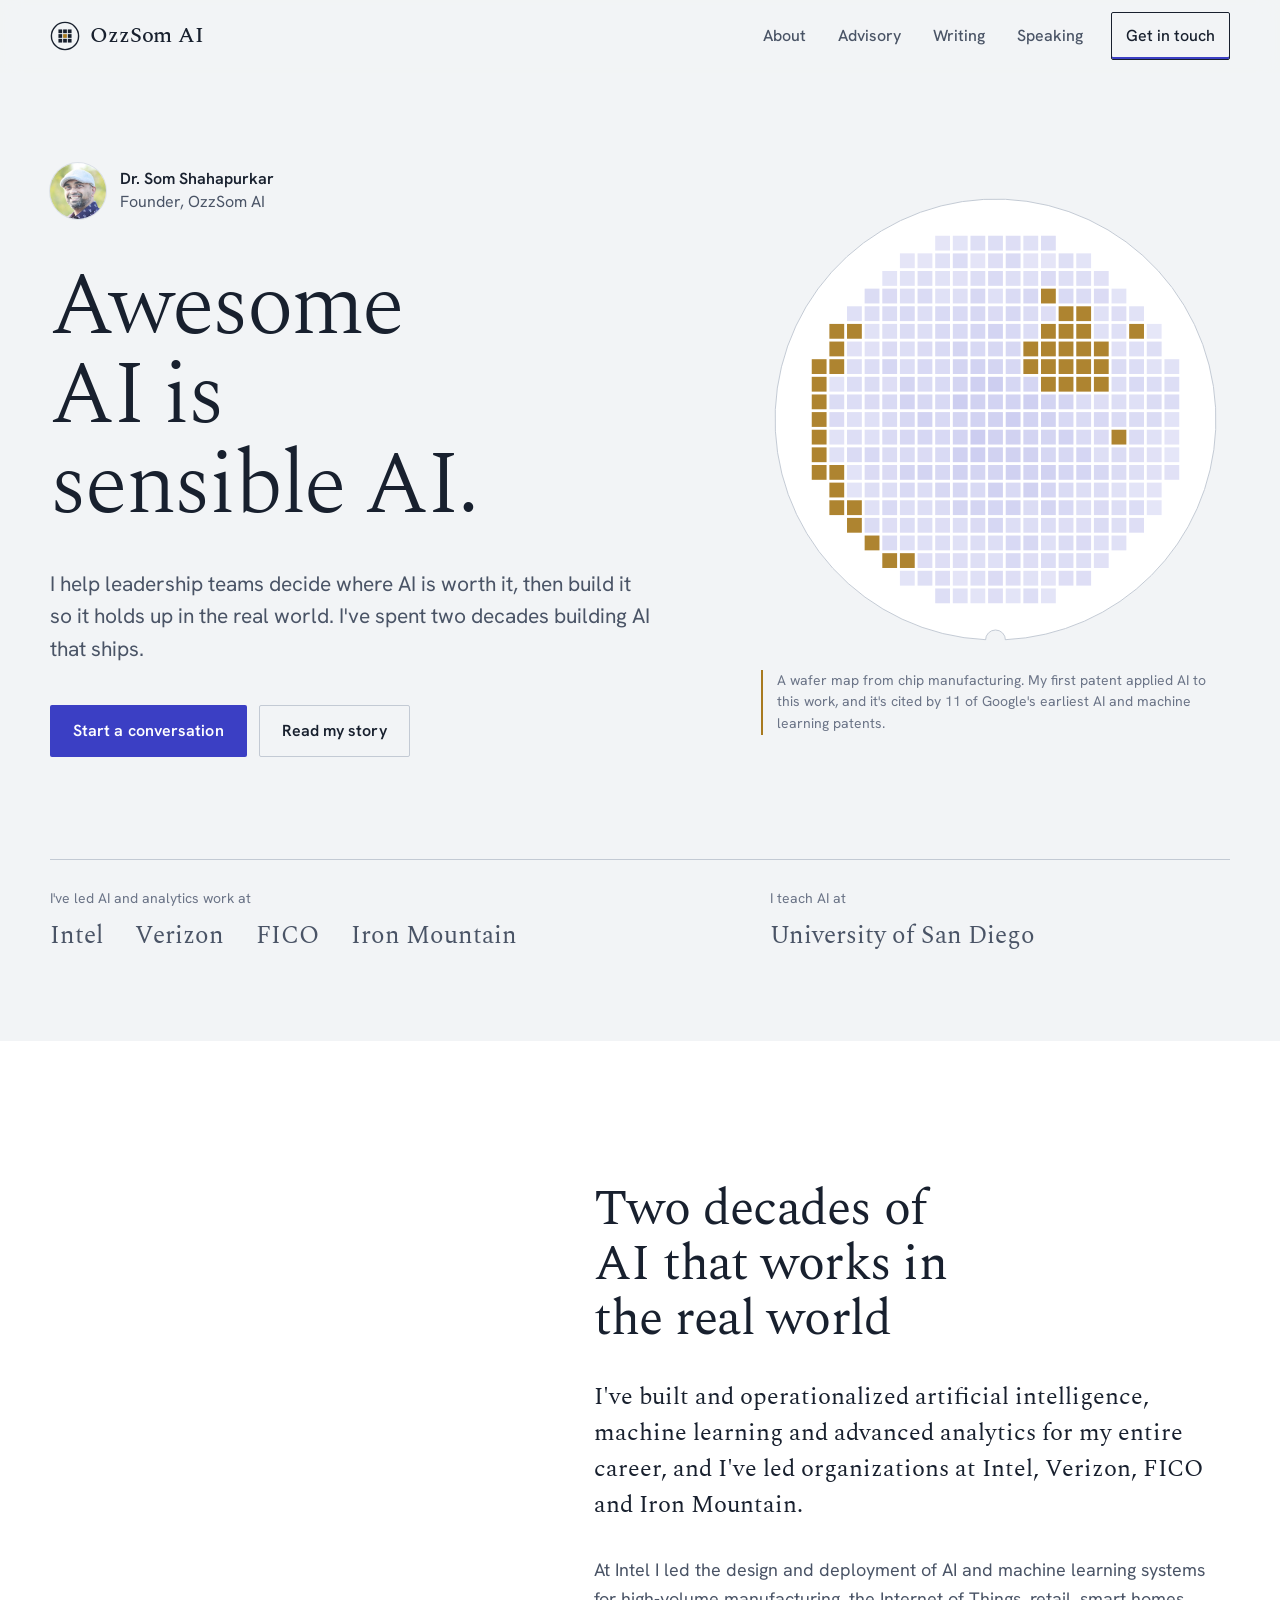
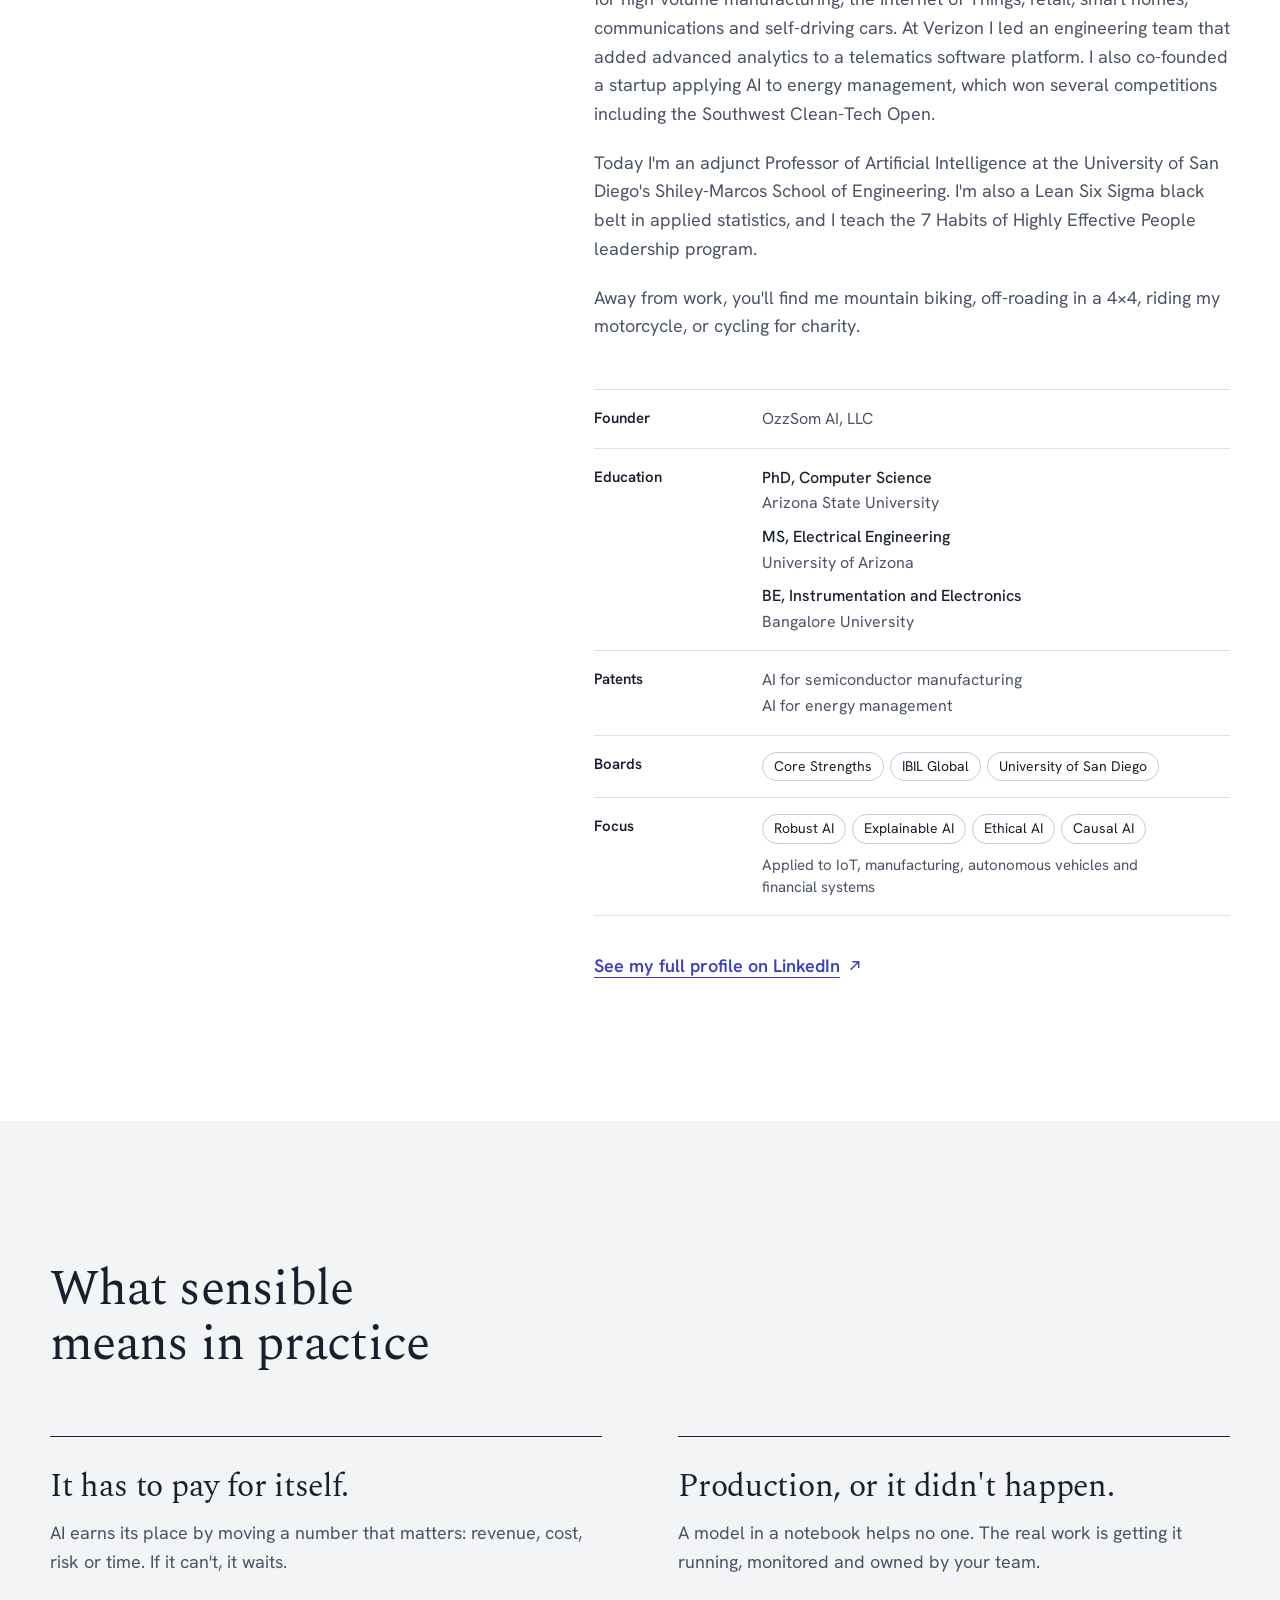
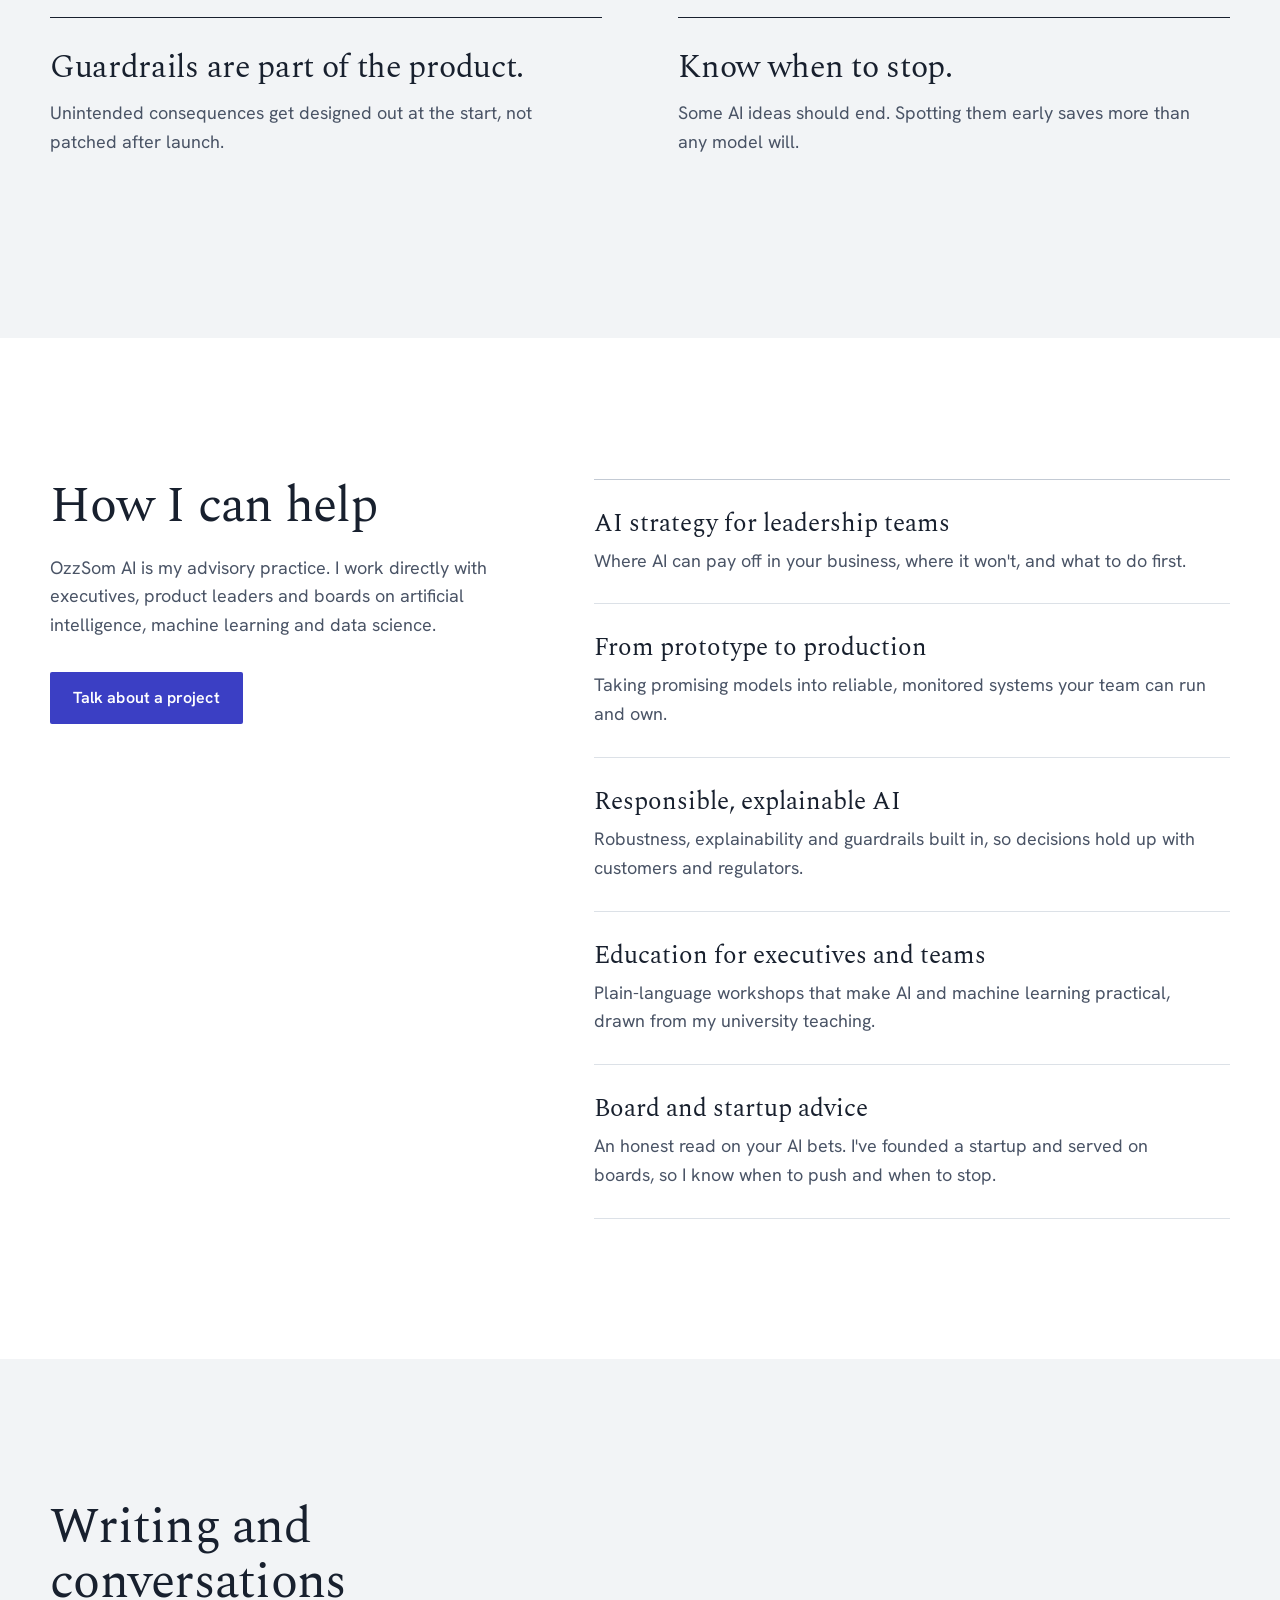
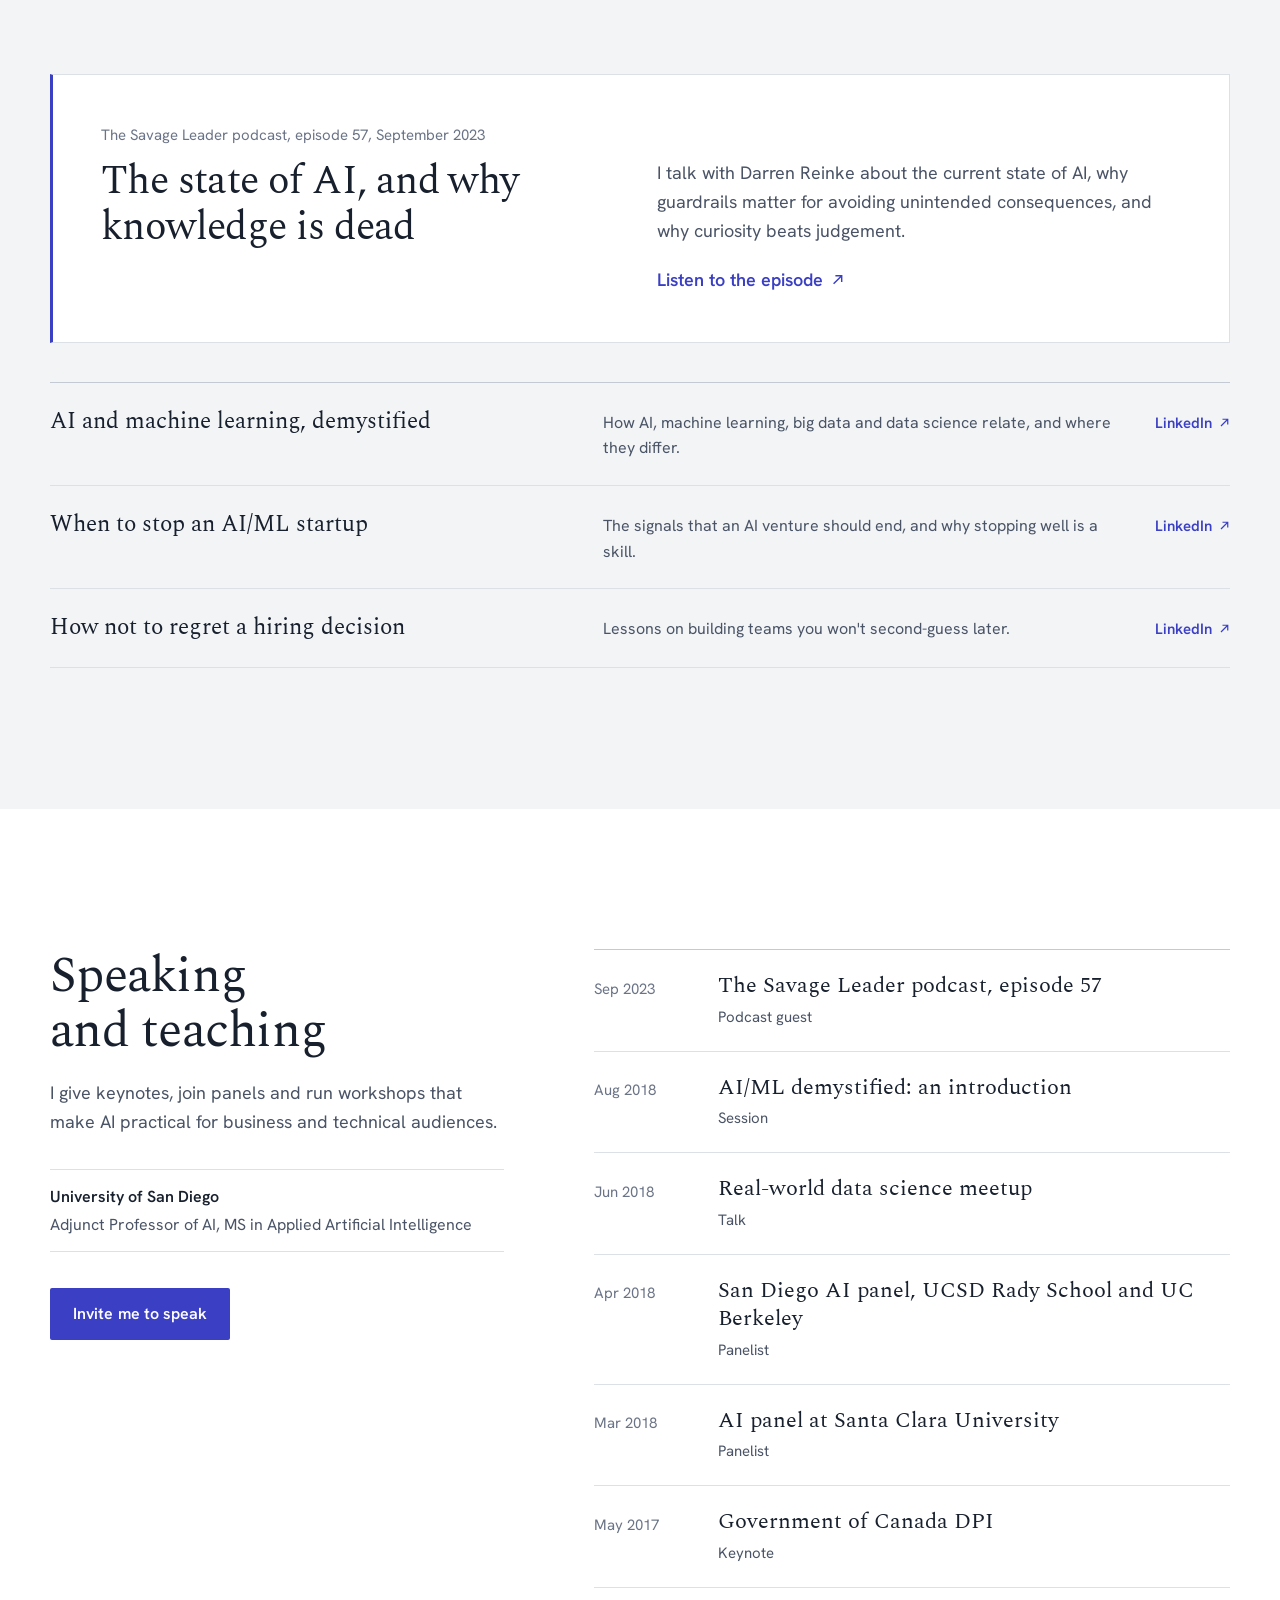
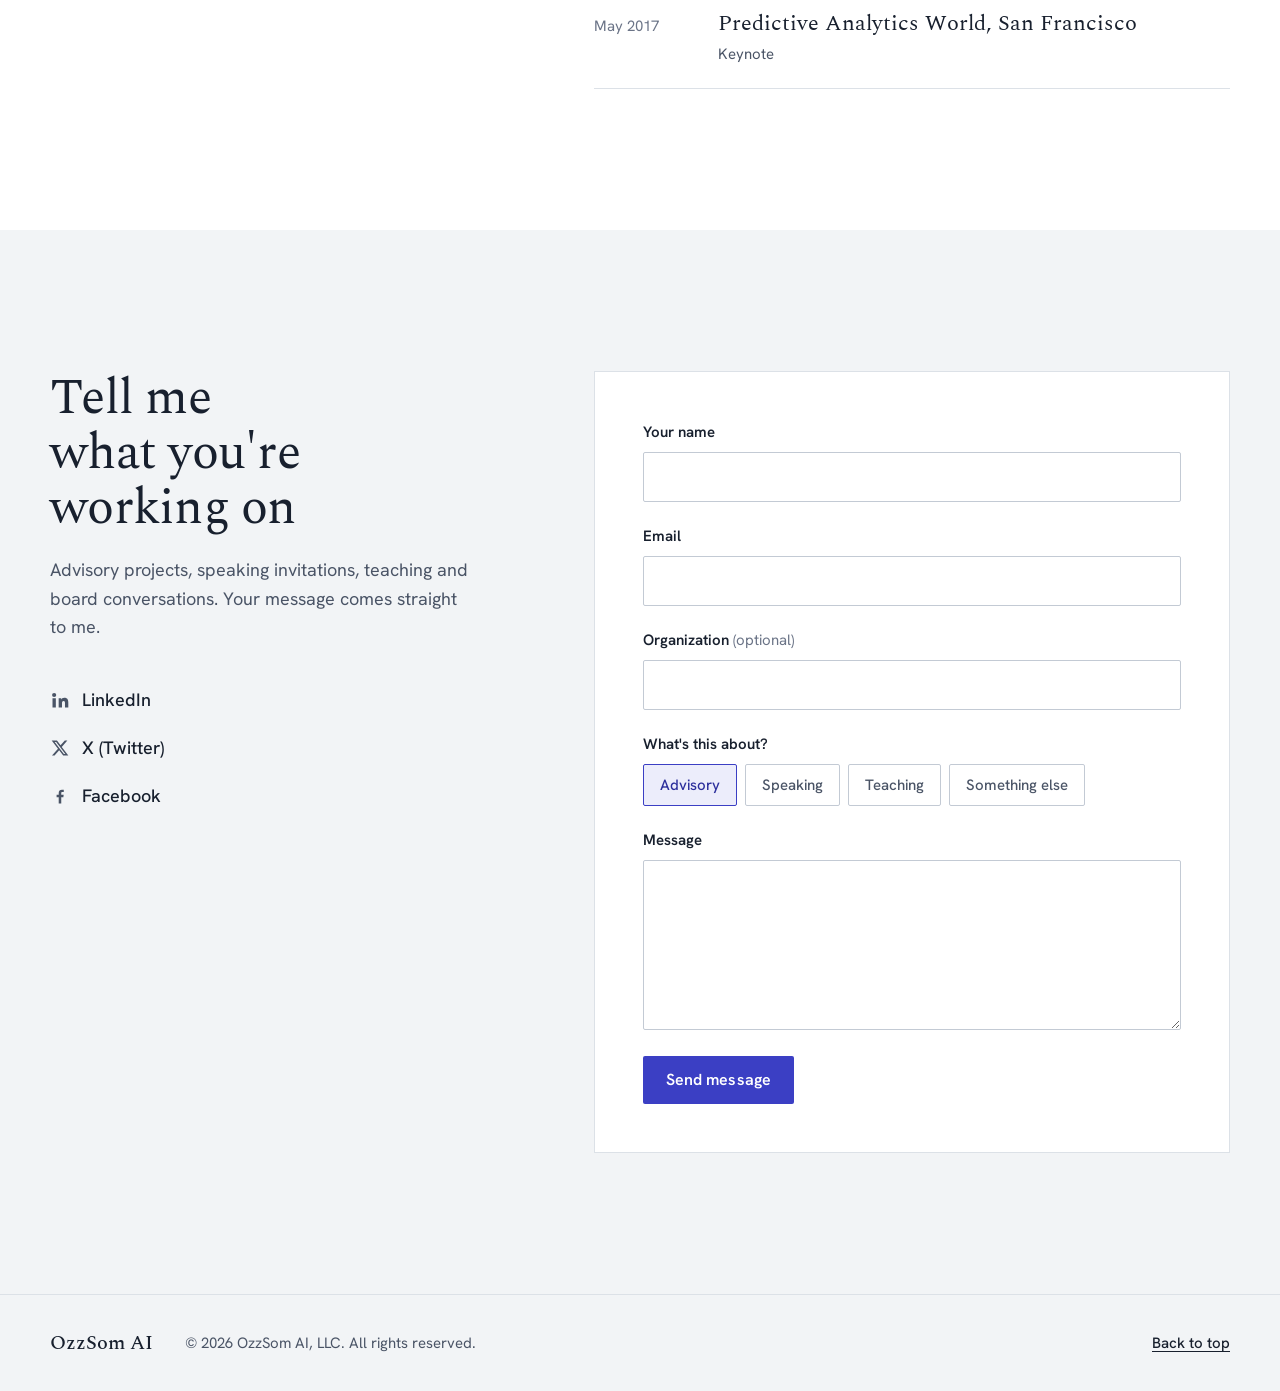
<file: index.html>
<!doctype html>
<html lang="en">
<head>
  <meta charset="utf-8">
  <meta name="viewport" content="width=device-width, initial-scale=1">
  <title>Dr. Som Shahapurkar | OzzSom AI</title>
  <meta name="description" content="Dr. Som Shahapurkar and OzzSom AI give leadership teams sensible AI, machine learning and data science advice, built on two decades of AI work at Intel, Verizon, FICO and Iron Mountain.">
  <meta name="theme-color" content="#F2F4F6">

  <!-- Site address. If you move to a custom domain, change it here, in og:url, og:image and the JSON-LD "url" below. -->
  <link rel="canonical" href="https://ninadkale98.github.io/som/">
  <meta property="og:type" content="website">
  <meta property="og:site_name" content="OzzSom AI">
  <meta property="og:title" content="Dr. Som Shahapurkar | OzzSom AI">
  <meta property="og:description" content="Awesome AI is sensible AI. AI, machine learning and data science advisory from Dr. Som Shahapurkar.">
  <meta property="og:url" content="https://ninadkale98.github.io/som/">
  <meta property="og:image" content="https://ninadkale98.github.io/som/assets/og-image.png">
  <meta property="og:image:width" content="1200">
  <meta property="og:image:height" content="630">
  <meta name="twitter:card" content="summary_large_image">
  <meta name="twitter:site" content="@SomShahapurkar">

  <script>document.documentElement.classList.add("js");</script>
  <link rel="icon" href="assets/favicon.svg" type="image/svg+xml">
  <link rel="preconnect" href="https://fonts.googleapis.com">
  <link rel="preconnect" href="https://fonts.gstatic.com" crossorigin>
  <link rel="stylesheet" href="https://fonts.googleapis.com/css2?family=Hanken+Grotesk:wght@400;500;600&family=Spectral:ital,wght@0,300;0,400;0,500;1,300&display=swap">
  <link rel="stylesheet" href="styles.css">

  <script type="application/ld+json">
  {
    "@context": "https://schema.org",
    "@type": "Person",
    "name": "Som Shahapurkar",
    "honorificPrefix": "Dr.",
    "jobTitle": "Founder, OzzSom AI",
    "url": "https://ninadkale98.github.io/som/",
    "worksFor": { "@type": "Organization", "name": "OzzSom AI, LLC" },
    "alumniOf": [
      { "@type": "CollegeOrUniversity", "name": "Arizona State University" },
      { "@type": "CollegeOrUniversity", "name": "University of Arizona" },
      { "@type": "CollegeOrUniversity", "name": "Bangalore University" }
    ],
    "knowsAbout": ["Artificial intelligence", "Machine learning", "Data science", "Explainable AI", "Responsible AI"],
    "sameAs": [
      "https://www.linkedin.com/in/shahapurkar/",
      "https://twitter.com/SomShahapurkar",
      "https://www.facebook.com/analyticsengineering"
    ]
  }
  </script>
</head>
<body>
  <a class="skip-link" href="#main">Skip to content</a>

  <header class="site-header" id="site-header">
    <div class="wrap header-inner">
      <a class="brand" href="#top" aria-label="OzzSom AI home">
        <svg class="brand-mark" viewBox="0 0 32 32" aria-hidden="true">
          <circle cx="16" cy="16" r="14.5" fill="none" stroke="currentColor" stroke-width="1.5"/>
          <g fill="currentColor">
            <rect x="9" y="9" width="4" height="4"/><rect x="14" y="9" width="4" height="4"/><rect x="19" y="9" width="4" height="4"/>
            <rect x="9" y="14" width="4" height="4"/><rect x="14" y="14" width="4" height="4" class="mark-hot"/><rect x="19" y="14" width="4" height="4"/>
            <rect x="9" y="19" width="4" height="4"/><rect x="14" y="19" width="4" height="4"/><rect x="19" y="19" width="4" height="4"/>
          </g>
        </svg>
        <span class="brand-name">OzzSom AI</span>
      </a>

      <nav class="site-nav" aria-label="Main">
        <button class="nav-toggle" type="button" aria-expanded="false" aria-controls="nav-menu">
          <span class="nav-toggle-bars" aria-hidden="true"></span>
          <span class="nav-toggle-label">Menu</span>
        </button>
        <ul class="nav-menu" id="nav-menu">
          <li><a href="#about">About</a></li>
          <li><a href="#advisory">Advisory</a></li>
          <li><a href="#writing">Writing</a></li>
          <li><a href="#speaking">Speaking</a></li>
          <li><a class="nav-cta" href="#contact">Get in touch</a></li>
        </ul>
      </nav>
    </div>
  </header>

  <main id="main">

    <!-- Hero -->
    <section class="hero" id="top" aria-labelledby="hero-title">
      <div class="wrap hero-grid">
        <div class="hero-copy">
          <div class="byline">
            <span class="avatar" aria-hidden="true">
              <span class="avatar-fallback">SS</span>
              <img src="assets/som.jpg" alt="" width="56" height="56" onerror="this.remove()">
            </span>
            <p><strong>Dr. Som Shahapurkar</strong><span>Founder, OzzSom AI</span></p>
          </div>

          <h1 id="hero-title">Awesome AI is sensible&nbsp;AI.</h1>

          <p class="lede">I help leadership teams decide where AI is worth it, then build it so it holds up in the real world. I've spent two decades building AI that ships.</p>

          <div class="actions">
            <a class="btn btn-primary" href="#contact"><span class="label-long">Start a conversation</span><span class="label-short">Let's talk</span></a>
            <a class="btn btn-quiet" href="#about">Read my story</a>
          </div>
        </div>

        <figure class="wafer-figure">
          <canvas id="wafer" class="wafer-canvas" role="img" aria-label="Animated semiconductor wafer map: a circle of tiny chips settles from random noise into a clear pattern, with a cluster of flagged chips highlighted."></canvas>
          <figcaption>A wafer map from chip manufacturing. My first patent applied AI to this work, and it's cited by 11 of Google's earliest AI and machine learning patents.</figcaption>
        </figure>
      </div>

      <div class="wrap proof">
        <div class="proof-row">
          <p class="proof-label">I've led AI and analytics work at</p>
          <ul class="proof-list">
            <li>Intel</li>
            <li>Verizon</li>
            <li>FICO</li>
            <li>Iron Mountain</li>
          </ul>
        </div>
        <div class="proof-row">
          <p class="proof-label">I teach AI at</p>
          <ul class="proof-list">
            <li>University of San Diego</li>
          </ul>
        </div>
      </div>
    </section>

    <!-- About -->
    <section class="section section-white" id="about" aria-labelledby="about-title">
      <div class="wrap about-grid">
        <h2 id="about-title" class="about-title">Two decades of AI that works in the real world</h2>

        <div class="portrait">
          <div class="portrait-frame">
            <span class="portrait-fallback" aria-hidden="true">SS</span>
            <img src="assets/som.jpg" alt="Portrait of Dr. Som Shahapurkar" width="338" height="338" loading="lazy" onerror="this.remove()">
          </div>
        </div>

        <div class="about-copy">
          <p class="about-intro">I've built and operationalized artificial intelligence, machine learning and advanced analytics for my entire career, and I've led organizations at Intel, Verizon, FICO and Iron Mountain.</p>

          <div class="about-more" id="about-more">
          <p>At Intel I led the design and deployment of AI and machine learning systems for high-volume manufacturing, the Internet of Things, retail, smart homes, communications and self-driving cars. At Verizon I led an engineering team that added advanced analytics to a telematics software platform. I also co-founded a startup applying AI to energy management, which won several competitions including the Southwest Clean-Tech Open.</p>

          <p>Today I'm an adjunct Professor of Artificial Intelligence at the University of San Diego's Shiley-Marcos School of Engineering. I'm also a Lean Six Sigma black belt in applied statistics, and I teach the 7 Habits of Highly Effective People leadership program.</p>

          <p>Away from work, you'll find me mountain biking, off-roading in a 4×4, riding my motorcycle, or cycling for charity.</p>
          </div>
          <button class="more-toggle" type="button" aria-expanded="false" aria-controls="about-more" data-more="Read my full story" data-less="Show less">Read my full story</button>

          <dl class="facts">
            <div>
              <dt><svg class="fact-icon" viewBox="0 0 24 24" aria-hidden="true" fill="none" stroke="currentColor" stroke-width="1.6" stroke-linecap="round" stroke-linejoin="round"><path d="M4 21V8l8-5 8 5v13"/><path d="M2.5 21h19M9.5 21v-6h5v6"/></svg>Founder</dt>
              <dd>OzzSom AI, LLC</dd>
            </div>
            <div>
              <dt><svg class="fact-icon" viewBox="0 0 24 24" aria-hidden="true" fill="none" stroke="currentColor" stroke-width="1.6" stroke-linecap="round" stroke-linejoin="round"><path d="M2 9.5 12 5l10 4.5L12 14 2 9.5Z"/><path d="M6.5 11.6V16c0 1.4 2.5 3 5.5 3s5.5-1.6 5.5-3v-4.4M22 9.5V15"/></svg>Education</dt>
              <dd>
                <ul class="degrees">
                  <li><strong>PhD, Computer Science</strong><span>Arizona State University</span></li>
                  <li><strong>MS, Electrical Engineering</strong><span>University of Arizona</span></li>
                  <li><strong>BE, Instrumentation and Electronics</strong><span>Bangalore University</span></li>
                </ul>
              </dd>
            </div>
            <div>
              <dt><svg class="fact-icon" viewBox="0 0 24 24" aria-hidden="true" fill="none" stroke="currentColor" stroke-width="1.6" stroke-linecap="round" stroke-linejoin="round"><path d="M9 18h6M10 21h4"/><path d="M12 3a6 6 0 0 0-3.6 10.8c.6.5 1 1.2 1.1 2V16h5v-.2c.1-.8.5-1.5 1.1-2A6 6 0 0 0 12 3Z"/></svg>Patents</dt>
              <dd>
                <ul class="plain-list">
                  <li>AI for semiconductor manufacturing</li>
                  <li>AI for energy management</li>
                </ul>
              </dd>
            </div>
            <div>
              <dt><svg class="fact-icon" viewBox="0 0 24 24" aria-hidden="true" fill="none" stroke="currentColor" stroke-width="1.6" stroke-linecap="round" stroke-linejoin="round"><circle cx="9" cy="8" r="3.2"/><path d="M3 20c0-3.3 2.7-6 6-6s6 2.7 6 6"/><path d="M15.5 4.9a3.2 3.2 0 0 1 0 6.2M17.5 14.4c2.1.8 3.5 2.9 3.5 5.6"/></svg>Boards</dt>
              <dd>
                <ul class="chips">
                  <li>Core Strengths</li>
                  <li>IBIL Global</li>
                  <li>University of San Diego</li>
                </ul>
              </dd>
            </div>
            <div>
              <dt><svg class="fact-icon" viewBox="0 0 24 24" aria-hidden="true" fill="none" stroke="currentColor" stroke-width="1.6" stroke-linecap="round" stroke-linejoin="round"><circle cx="12" cy="12" r="8.5"/><circle cx="12" cy="12" r="4.5"/><circle cx="12" cy="12" r="1" fill="currentColor"/></svg>Focus</dt>
              <dd>
                <ul class="chips">
                  <li>Robust AI</li>
                  <li>Explainable AI</li>
                  <li>Ethical AI</li>
                  <li>Causal AI</li>
                </ul>
                <p class="fact-note">Applied to IoT, manufacturing, autonomous vehicles and financial systems</p>
              </dd>
            </div>
          </dl>

          <a class="text-link" href="https://www.linkedin.com/in/shahapurkar/" target="_blank" rel="noopener">See my full profile on LinkedIn<svg class="ext" viewBox="0 0 16 16" aria-hidden="true"><path d="M6 3h7v7M13 3 4 12" fill="none" stroke="currentColor" stroke-width="1.6"/></svg></a>
        </div>
      </div>
    </section>

    <!-- Principles -->
    <section class="section principles" aria-labelledby="principles-title">
      <div class="wrap">
        <h2 id="principles-title" class="section-title">What sensible means in practice</h2>
        <div class="principle-grid snap-track">
          <article class="principle">
            <svg class="principle-mark" viewBox="0 0 22 22" aria-hidden="true"><rect x="0" y="0" width="6" height="6" class="hot"/><rect x="8" y="0" width="6" height="6"/><rect x="16" y="0" width="6" height="6"/><rect x="0" y="8" width="6" height="6"/><rect x="8" y="8" width="6" height="6"/><rect x="16" y="8" width="6" height="6"/><rect x="0" y="16" width="6" height="6"/><rect x="8" y="16" width="6" height="6"/><rect x="16" y="16" width="6" height="6"/></svg>
            <h3>It has to pay for itself.</h3>
            <p>AI earns its place by moving a number that matters: revenue, cost, risk or time. If it can't, it waits.</p>
          </article>
          <article class="principle">
            <svg class="principle-mark" viewBox="0 0 22 22" aria-hidden="true"><rect x="0" y="0" width="6" height="6"/><rect x="8" y="0" width="6" height="6"/><rect x="16" y="0" width="6" height="6"/><rect x="0" y="8" width="6" height="6"/><rect x="8" y="8" width="6" height="6" class="hot"/><rect x="16" y="8" width="6" height="6"/><rect x="0" y="16" width="6" height="6"/><rect x="8" y="16" width="6" height="6"/><rect x="16" y="16" width="6" height="6"/></svg>
            <h3>Production, or it didn't happen.</h3>
            <p>A model in a notebook helps no one. The real work is getting it running, monitored and owned by your team.</p>
          </article>
          <article class="principle">
            <svg class="principle-mark" viewBox="0 0 22 22" aria-hidden="true"><rect x="0" y="0" width="6" height="6"/><rect x="8" y="0" width="6" height="6"/><rect x="16" y="0" width="6" height="6"/><rect x="0" y="8" width="6" height="6"/><rect x="8" y="8" width="6" height="6"/><rect x="16" y="8" width="6" height="6"/><rect x="0" y="16" width="6" height="6"/><rect x="8" y="16" width="6" height="6"/><rect x="16" y="16" width="6" height="6" class="hot"/></svg>
            <h3>Guardrails are part of the product.</h3>
            <p>Unintended consequences get designed out at the start, not patched after launch.</p>
          </article>
          <article class="principle">
            <svg class="principle-mark" viewBox="0 0 22 22" aria-hidden="true"><rect x="0" y="0" width="6" height="6"/><rect x="8" y="0" width="6" height="6"/><rect x="16" y="0" width="6" height="6" class="hot"/><rect x="0" y="8" width="6" height="6"/><rect x="8" y="8" width="6" height="6"/><rect x="16" y="8" width="6" height="6"/><rect x="0" y="16" width="6" height="6"/><rect x="8" y="16" width="6" height="6"/><rect x="16" y="16" width="6" height="6"/></svg>
            <h3>Know when to stop.</h3>
            <p>Some AI ideas should end. Spotting them early saves more than any model will.</p>
          </article>
        </div>
      </div>
    </section>

    <!-- Advisory -->
    <section class="section section-white" id="advisory" aria-labelledby="advisory-title">
      <div class="wrap split">
        <div class="split-intro">
          <h2 id="advisory-title">How I can help</h2>
          <p>OzzSom AI is my advisory practice. I work directly with executives, product leaders and boards on artificial intelligence, machine learning and data science.</p>
          <a class="btn btn-primary" href="#contact" data-topic="Advisory">Talk about a project</a>
        </div>

        <ul class="offer-list">
          <li class="offer is-open">
            <h3 class="offer-head"><span id="offer-1-title">AI strategy for leadership teams</span><button class="offer-toggle" type="button" aria-expanded="true" aria-controls="offer-1" aria-labelledby="offer-1-title"></button></h3>
            <p class="offer-body" id="offer-1">Where AI can pay off in your business, where it won't, and what to do first.</p>
          </li>
          <li class="offer">
            <h3 class="offer-head"><span id="offer-2-title">From prototype to production</span><button class="offer-toggle" type="button" aria-expanded="false" aria-controls="offer-2" aria-labelledby="offer-2-title"></button></h3>
            <p class="offer-body" id="offer-2">Taking promising models into reliable, monitored systems your team can run and own.</p>
          </li>
          <li class="offer">
            <h3 class="offer-head"><span id="offer-3-title">Responsible, explainable AI</span><button class="offer-toggle" type="button" aria-expanded="false" aria-controls="offer-3" aria-labelledby="offer-3-title"></button></h3>
            <p class="offer-body" id="offer-3">Robustness, explainability and guardrails built in, so decisions hold up with customers and regulators.</p>
          </li>
          <li class="offer">
            <h3 class="offer-head"><span id="offer-4-title">Education for executives and teams</span><button class="offer-toggle" type="button" aria-expanded="false" aria-controls="offer-4" aria-labelledby="offer-4-title"></button></h3>
            <p class="offer-body" id="offer-4">Plain-language workshops that make AI and machine learning practical, drawn from my university teaching.</p>
          </li>
          <li class="offer">
            <h3 class="offer-head"><span id="offer-5-title">Board and startup advice</span><button class="offer-toggle" type="button" aria-expanded="false" aria-controls="offer-5" aria-labelledby="offer-5-title"></button></h3>
            <p class="offer-body" id="offer-5">An honest read on your AI bets. I've founded a startup and served on boards, so I know when to push and when to stop.</p>
          </li>
        </ul>
      </div>
    </section>

    <!-- Writing -->
    <section class="section" id="writing" aria-labelledby="writing-title">
      <div class="wrap">
        <h2 id="writing-title" class="section-title">Writing and conversations</h2>

        <a class="feature" href="https://www.thesavageleader.com/savage-leader-podcast/som-shahapurkar" target="_blank" rel="noopener">
          <span class="feature-meta">The Savage Leader podcast, episode 57, September 2023</span>
          <span class="feature-title">The state of AI, and why knowledge is dead</span>
          <span class="feature-text">I talk with Darren Reinke about the current state of AI, why guardrails matter for avoiding unintended consequences, and why curiosity beats judgement.</span>
          <span class="feature-link">Listen to the episode<svg class="ext" viewBox="0 0 16 16" aria-hidden="true"><path d="M6 3h7v7M13 3 4 12" fill="none" stroke="currentColor" stroke-width="1.6"/></svg></span>
        </a>

        <ul class="article-list snap-track">
          <li>
            <a href="https://www.linkedin.com/pulse/ai-machine-learning-big-data-science-same-som-shahapurkar/" target="_blank" rel="noopener">
              <span class="article-title">AI and machine learning, demystified</span>
              <span class="article-text">How AI, machine learning, big data and data science relate, and where they differ.</span>
              <span class="article-source">LinkedIn<svg class="ext" viewBox="0 0 16 16" aria-hidden="true"><path d="M6 3h7v7M13 3 4 12" fill="none" stroke="currentColor" stroke-width="1.6"/></svg></span>
            </a>
          </li>
          <li>
            <a href="https://www.linkedin.com/pulse/when-stop-aiml-startup-som-shahapurkar/" target="_blank" rel="noopener">
              <span class="article-title">When to stop an AI/ML startup</span>
              <span class="article-text">The signals that an AI venture should end, and why stopping well is a skill.</span>
              <span class="article-source">LinkedIn<svg class="ext" viewBox="0 0 16 16" aria-hidden="true"><path d="M6 3h7v7M13 3 4 12" fill="none" stroke="currentColor" stroke-width="1.6"/></svg></span>
            </a>
          </li>
          <li>
            <a href="https://www.linkedin.com/pulse/20140708183255-17572801-how-not-to-regret-a-hiring-decision/" target="_blank" rel="noopener">
              <span class="article-title">How not to regret a hiring decision</span>
              <span class="article-text">Lessons on building teams you won't second-guess later.</span>
              <span class="article-source">LinkedIn<svg class="ext" viewBox="0 0 16 16" aria-hidden="true"><path d="M6 3h7v7M13 3 4 12" fill="none" stroke="currentColor" stroke-width="1.6"/></svg></span>
            </a>
          </li>
        </ul>
      </div>
    </section>

    <!-- Speaking -->
    <section class="section section-white" id="speaking" aria-labelledby="speaking-title">
      <div class="wrap split">
        <div class="split-intro">
          <h2 id="speaking-title">Speaking and teaching</h2>
          <p>I give keynotes, join panels and run workshops that make AI practical for business and technical audiences.</p>

          <dl class="teaching">
            <div>
              <dt>University of San Diego</dt>
              <dd>Adjunct Professor of AI, MS in Applied Artificial Intelligence</dd>
            </div>
          </dl>

          <a class="btn btn-primary" href="#contact" data-topic="Speaking">Invite me to speak</a>
        </div>

        <ol class="timeline" id="timeline" aria-label="Selected appearances, newest first">
          <li>
            <time datetime="2023-09-28">Sep 2023</time>
            <div>
              <a href="https://www.thesavageleader.com/savage-leader-podcast/som-shahapurkar" target="_blank" rel="noopener">The Savage Leader podcast, episode 57</a>
              <span>Podcast guest</span>
            </div>
          </li>
          <li>
            <time datetime="2018-08-04">Aug 2018</time>
            <div>
              <a href="https://www.signupgenius.com/go/30e0d4fada62aabf49-aiml" target="_blank" rel="noopener">AI/ML demystified: an introduction</a>
              <span>Session</span>
            </div>
          </li>
          <li>
            <time datetime="2018-06-12">Jun 2018</time>
            <div>
              <a href="https://www.meetup.com/Lets-GO-Data-Science/events/251487246/" target="_blank" rel="noopener">Real-world data science meetup</a>
              <span>Talk</span>
            </div>
          </li>
          <li>
            <time datetime="2018-04-25">Apr 2018</time>
            <div>
              <a href="http://www.groupsixty.com/san-diego-artificial-intelligence-panel/" target="_blank" rel="noopener">San Diego AI panel, UCSD Rady School and UC Berkeley</a>
              <span>Panelist</span>
            </div>
          </li>
          <li>
            <time datetime="2018-03-07">Mar 2018</time>
            <div>
              <a href="https://www.baypayforum.com/opinions/entry/panelist-som-shahapurkar-fico-bio" target="_blank" rel="noopener">AI panel at Santa Clara University</a>
              <span>Panelist</span>
            </div>
          </li>
          <li>
            <time datetime="2017-05-24">May 2017</time>
            <div>
              <a href="https://www.dpi-canada.com/sites/default/files/pdw2017seminars.pdf" target="_blank" rel="noopener">Government of Canada DPI</a>
              <span>Keynote</span>
            </div>
          </li>
          <li>
            <time datetime="2017-05-16">May 2017</time>
            <div>
              <a href="https://www.predictiveanalyticsworld.com/sanfrancisco/2017/agenda.php#day1_130" target="_blank" rel="noopener">Predictive Analytics World, San Francisco</a>
              <span>Keynote</span>
            </div>
          </li>
        </ol>
        <button class="more-toggle timeline-toggle" type="button" aria-expanded="false" aria-controls="timeline" data-more="Show all 7 appearances" data-less="Show fewer">Show all 7 appearances</button>
      </div>
    </section>

    <!-- Contact -->
    <section class="section contact" id="contact" aria-labelledby="contact-title">
      <div class="wrap contact-grid">
        <div class="contact-intro">
          <h2 id="contact-title">Tell me what you're working on</h2>
          <p>Advisory projects, speaking invitations, teaching and board conversations. Your message comes straight to me.</p>

          <ul class="social">
            <li><a href="https://www.linkedin.com/in/shahapurkar/" target="_blank" rel="noopener">
              <svg viewBox="0 0 24 24" aria-hidden="true"><path fill="currentColor" d="M4.98 3.5a2.5 2.5 0 1 1 0 5 2.5 2.5 0 0 1 0-5ZM3 9.75h4V21H3V9.75Zm6.5 0h3.83v1.54h.05c.53-1.01 1.84-2.07 3.79-2.07 4.05 0 4.8 2.66 4.8 6.13V21h-4v-4.98c0-1.19-.02-2.72-1.66-2.72-1.66 0-1.91 1.3-1.91 2.63V21h-4V9.75Z"/></svg>
              LinkedIn</a></li>
            <li><a href="https://twitter.com/SomShahapurkar" target="_blank" rel="noopener">
              <svg viewBox="0 0 24 24" aria-hidden="true"><path fill="currentColor" d="M17.75 3h3.07l-6.7 7.66L22 21h-6.17l-4.83-6.32L5.47 21H2.4l7.17-8.2L2 3h6.33l4.37 5.78L17.75 3Zm-1.08 16.2h1.7L7.4 4.73H5.58L16.67 19.2Z"/></svg>
              X (Twitter)</a></li>
            <li><a href="https://www.facebook.com/analyticsengineering" target="_blank" rel="noopener">
              <svg viewBox="0 0 24 24" aria-hidden="true"><path fill="currentColor" d="M13.5 21v-7.5h2.53l.38-2.94H13.5V8.69c0-.85.24-1.43 1.46-1.43h1.56V4.63a20.9 20.9 0 0 0-2.27-.12c-2.25 0-3.79 1.37-3.79 3.89v2.16H7.92v2.94h2.54V21h3.04Z"/></svg>
              Facebook</a></li>
          </ul>
        </div>

        <!-- Before launch: replace YOUR_FORM_ID with the ID from formspree.io (see README). -->
        <form class="contact-form" id="contact-form" action="https://formspree.io/f/YOUR_FORM_ID" method="POST" novalidate>
          <div class="field">
            <label for="f-name">Your name</label>
            <input id="f-name" name="name" type="text" autocomplete="name" required>
            <p class="field-error" id="f-name-error"></p>
          </div>
          <div class="field">
            <label for="f-email">Email</label>
            <input id="f-email" name="email" type="email" autocomplete="email" required>
            <p class="field-error" id="f-email-error"></p>
          </div>
          <div class="field">
            <label for="f-org">Organization <span class="optional">(optional)</span></label>
            <input id="f-org" name="organization" type="text" autocomplete="organization">
          </div>

          <fieldset class="field topics">
            <legend>What's this about?</legend>
            <div class="topic-options">
              <label><input type="radio" name="topic" value="Advisory" checked><span>Advisory</span></label>
              <label><input type="radio" name="topic" value="Speaking"><span>Speaking</span></label>
              <label><input type="radio" name="topic" value="Teaching"><span>Teaching</span></label>
              <label><input type="radio" name="topic" value="Something else"><span>Something else</span></label>
            </div>
          </fieldset>

          <div class="field">
            <label for="f-message">Message</label>
            <textarea id="f-message" name="message" rows="6" required></textarea>
            <p class="field-error" id="f-message-error"></p>
          </div>

          <input type="hidden" name="_subject" value="New message from the OzzSom AI website">
          <div class="hp" aria-hidden="true">
            <label for="f-gotcha">Leave this field empty</label>
            <input id="f-gotcha" type="text" name="_gotcha" tabindex="-1" autocomplete="off">
          </div>

          <div class="form-footer">
            <button class="btn btn-primary" type="submit">Send message</button>
            <p class="form-status" id="form-status" role="status" aria-live="polite"></p>
          </div>
        </form>
      </div>
    </section>

  </main>

  <footer class="site-footer">
    <div class="wrap footer-inner">
      <p class="footer-brand">OzzSom AI</p>
      <p class="footer-legal">© <span id="year">2026</span> OzzSom AI, LLC. All rights reserved.</p>
      <a class="footer-top" href="#top">Back to top</a>
    </div>
  </footer>

  <script src="main.js" defer></script>
</body>
</html>
</file>
<file: styles.css>
/* OzzSom AI — Dr. Som Shahapurkar
   Palette: cool porcelain, slate-navy ink, silicon indigo, a touch of brass.
   Type: Spectral (headlines) + Hanken Grotesk (text and interface). */

:root {
  --paper: #F2F4F6;
  --surface: #FFFFFF;
  --ink: #18202E;
  --ink-soft: #4A5466;
  --ink-faint: #6B7487;
  --line: #DCE1E7;
  --line-strong: #C3CAD4;
  --accent: #3B3FC4;
  --accent-deep: #2C2F9C;
  --accent-wash: #ECEDFB;
  --brass: #A87A1F;

  --serif: "Spectral", Georgia, "Times New Roman", serif;
  --sans: "Hanken Grotesk", system-ui, -apple-system, "Segoe UI", Roboto, sans-serif;

  --wrap: 1180px;
  --gutter: clamp(20px, 5vw, 48px);
  --section-space: clamp(80px, 11vw, 144px);
  --header-h: 72px;

  color-scheme: light;
}

*, *::before, *::after { box-sizing: border-box; }

html {
  scroll-behavior: smooth;
  scroll-padding-top: calc(var(--header-h) + 16px);
  -webkit-text-size-adjust: 100%;
}

body {
  margin: 0;
  background: var(--paper);
  color: var(--ink);
  font-family: var(--sans);
  font-size: 1.125rem;          /* 18px */
  line-height: 1.6;
  font-feature-settings: "kern", "liga";
  -webkit-font-smoothing: antialiased;
  text-rendering: optimizeLegibility;
}

img { max-width: 100%; display: block; }

h1, h2, h3 {
  font-family: var(--serif);
  font-weight: 400;
  color: var(--ink);
  margin: 0;
  text-wrap: balance;
}

p { margin: 0; text-wrap: pretty; }

a { color: inherit; }

:focus-visible {
  outline: 2px solid var(--accent);
  outline-offset: 3px;
  border-radius: 2px;
}

.wrap {
  width: 100%;
  max-width: calc(var(--wrap) + var(--gutter) * 2);
  margin-inline: auto;
  padding-inline: var(--gutter);
}

.skip-link {
  position: absolute;
  left: 16px;
  top: -60px;
  z-index: 100;
  background: var(--ink);
  color: var(--surface);
  padding: 10px 16px;
  font-size: 1rem;
  text-decoration: none;
}
.skip-link:focus { top: 12px; }

.ext {
  width: 0.8em;
  height: 0.8em;
  margin-left: 0.4em;
  vertical-align: -0.05em;
  flex: none;
}

/* ---------- Buttons and links ---------- */

.btn {
  display: inline-flex;
  align-items: center;
  justify-content: center;
  min-height: 48px;
  padding: 12px 22px;
  border: 1px solid transparent;
  border-radius: 2px;
  font-family: var(--sans);
  font-size: 1rem;
  font-weight: 600;
  letter-spacing: 0.005em;
  text-decoration: none;
  cursor: pointer;
  transition: background-color 0.18s ease, color 0.18s ease, border-color 0.18s ease;
}

.btn-primary {
  background: var(--accent);
  color: #fff;
}
.btn-primary:hover { background: var(--accent-deep); }

.btn-quiet {
  color: var(--ink);
  border-color: var(--line-strong);
  background: transparent;
}
.btn-quiet:hover { border-color: var(--ink); }

.btn[disabled] { opacity: 0.6; cursor: progress; }

.text-link {
  display: inline-flex;
  align-items: center;
  color: var(--accent);
  font-weight: 600;
  text-decoration: underline;
  text-decoration-thickness: 1px;
  text-underline-offset: 0.25em;
}
.text-link:hover { color: var(--accent-deep); }

/* ---------- Header ---------- */

.site-header {
  position: sticky;
  top: 0;
  z-index: 50;
  background: rgba(242, 244, 246, 0.9);
  -webkit-backdrop-filter: saturate(140%) blur(10px);
  backdrop-filter: saturate(140%) blur(10px);
  border-bottom: 1px solid transparent;
  transition: border-color 0.2s ease;
}
.site-header.is-scrolled { border-bottom-color: var(--line); }

.header-inner {
  display: flex;
  align-items: center;
  justify-content: space-between;
  height: var(--header-h);
}

.brand {
  display: inline-flex;
  align-items: center;
  gap: 10px;
  text-decoration: none;
  color: var(--ink);
}
.brand-mark { width: 30px; height: 30px; color: var(--ink); }
.brand-mark .mark-hot { fill: var(--brass); }
.brand-name {
  font-family: var(--serif);
  font-size: 1.375rem;
  font-weight: 500;
  letter-spacing: -0.005em;
}

.nav-menu {
  display: flex;
  align-items: center;
  gap: 4px;
  list-style: none;
  margin: 0;
  padding: 0;
}
.nav-menu a {
  display: inline-block;
  padding: 10px 14px;
  font-size: 1rem;
  font-weight: 500;
  color: var(--ink-soft);
  text-decoration: none;
}
.nav-menu a:hover { color: var(--ink); }
.nav-menu a.is-current { color: var(--ink); box-shadow: inset 0 -2px 0 var(--accent); }
.nav-menu .nav-cta {
  margin-left: 10px;
  color: var(--ink);
  border: 1px solid var(--ink);
  border-radius: 2px;
}
.nav-menu .nav-cta:hover { background: var(--ink); color: var(--surface); }

.nav-toggle {
  display: none;
  align-items: center;
  gap: 10px;
  min-height: 44px;
  padding: 8px 4px;
  background: none;
  border: 0;
  font: 600 1rem var(--sans);
  color: var(--ink);
  cursor: pointer;
}
.nav-toggle-bars,
.nav-toggle-bars::before,
.nav-toggle-bars::after {
  display: block;
  width: 20px;
  height: 1.5px;
  background: currentColor;
  transition: transform 0.2s ease, opacity 0.2s ease;
}
.nav-toggle-bars { position: relative; }
.nav-toggle-bars::before,
.nav-toggle-bars::after { content: ""; position: absolute; left: 0; }
.nav-toggle-bars::before { top: -6px; }
.nav-toggle-bars::after { top: 6px; }
.nav-toggle[aria-expanded="true"] .nav-toggle-bars { background: transparent; }
.nav-toggle[aria-expanded="true"] .nav-toggle-bars::before { transform: translateY(6px) rotate(45deg); }
.nav-toggle[aria-expanded="true"] .nav-toggle-bars::after { transform: translateY(-6px) rotate(-45deg); }

/* ---------- Hero ---------- */

.hero {
  padding-top: clamp(40px, 7vw, 96px);
}

.hero-grid {
  display: grid;
  grid-template-columns: minmax(0, 1.15fr) minmax(0, 0.85fr);
  gap: clamp(32px, 6vw, 88px);
  align-items: center;
}

.byline {
  display: flex;
  align-items: center;
  gap: 14px;
  margin-bottom: clamp(28px, 4vw, 44px);
}
.byline p {
  display: flex;
  flex-direction: column;
  font-size: 1rem;
  line-height: 1.4;
  color: var(--ink-soft);
}
.byline strong { color: var(--ink); font-weight: 600; }

.avatar {
  position: relative;
  width: 56px;
  height: 56px;
  flex: none;
  border-radius: 50%;
  overflow: hidden;
  background: var(--accent-wash);
  box-shadow: 0 0 0 1px var(--line);
}
.avatar img,
.avatar-fallback {
  position: absolute;
  inset: 0;
  width: 100%;
  height: 100%;
}
.avatar img { object-fit: cover; }
.avatar-fallback {
  display: grid;
  place-items: center;
  font-family: var(--serif);
  font-size: 1.25rem;
  color: var(--accent);
}

.hero h1 {
  font-size: clamp(2.75rem, 1.4rem + 5.4vw, 5.5rem);
  font-weight: 300;
  line-height: 1.02;
  letter-spacing: -0.025em;
  max-width: 11ch;
}

.lede {
  margin-top: clamp(24px, 3vw, 36px);
  max-width: 34em;
  font-size: clamp(1.125rem, 1rem + 0.4vw, 1.3125rem);
  line-height: 1.55;
  color: var(--ink-soft);
}

.actions {
  display: flex;
  flex-wrap: wrap;
  gap: 12px;
  margin-top: clamp(28px, 3.5vw, 40px);
}

.wafer-figure {
  margin: 0;
  justify-self: end;
  width: 100%;
  max-width: 500px;
}
.wafer-canvas {
  display: block;
  width: 100%;
  aspect-ratio: 1;
  cursor: crosshair;
  touch-action: pan-y;
}
.wafer-figure figcaption {
  margin-top: 16px;
  max-width: 36em;
  font-size: 0.875rem;
  line-height: 1.55;
  color: var(--ink-faint);
  padding-left: 14px;
  border-left: 2px solid var(--brass);
}

.proof {
  display: grid;
  grid-template-columns: minmax(0, 1.4fr) minmax(0, 1fr);
  gap: 24px clamp(32px, 6vw, 88px);
  margin-top: clamp(56px, 8vw, 104px);
  padding-top: 28px;
  padding-bottom: clamp(56px, 7vw, 88px);
  position: relative;
}
.proof::before {
  content: "";
  position: absolute;
  top: 0;
  left: var(--gutter);
  right: var(--gutter);
  border-top: 1px solid var(--line-strong);
}
.proof-label {
  font-size: 0.875rem;
  color: var(--ink-faint);
  margin-bottom: 10px;
}
.proof-list {
  display: flex;
  flex-wrap: wrap;
  gap: 6px 32px;
  list-style: none;
  margin: 0;
  padding: 0;
  font-family: var(--serif);
  font-size: clamp(1.3125rem, 1.1rem + 0.6vw, 1.625rem);
  color: var(--ink-soft);
  line-height: 1.3;
}

/* ---------- Sections ---------- */

.section {
  padding-block: var(--section-space);
}
.section-white {
  background: var(--surface);
}

.section h2 {
  font-size: clamp(2.25rem, 1.6rem + 2.2vw, 3.125rem);
  line-height: 1.1;
  letter-spacing: -0.015em;
}
.section-title { margin-bottom: clamp(40px, 5vw, 64px); max-width: 20ch; }

/* About */

.about-grid {
  display: grid;
  grid-template-columns: minmax(0, 5fr) minmax(0, 7fr);
  grid-template-rows: auto 1fr;
  grid-template-areas:
    "portrait title"
    "portrait copy";
  column-gap: clamp(40px, 7vw, 104px);
  align-items: start;
}
.about-title { grid-area: title; max-width: 16ch; margin-bottom: 32px; }
.about-copy { grid-area: copy; }

.portrait { grid-area: portrait; position: sticky; top: calc(var(--header-h) + 32px); isolation: isolate; max-width: 400px; }
.portrait-frame {
  position: relative;
  aspect-ratio: 1 / 1;
  background:
    radial-gradient(circle at 50% 50%, transparent 0 46%, var(--paper) 46.2%),
    repeating-linear-gradient(0deg, transparent 0 13px, var(--surface) 13px 16px),
    repeating-linear-gradient(90deg, var(--accent-wash) 0 13px, var(--surface) 13px 16px);
  border: 1px solid var(--line);
}
.portrait-frame::after {
  content: "";
  position: absolute;
  inset: 14px -14px -14px 14px;
  border: 1px solid var(--line-strong);
  z-index: -1;
}
.portrait-frame img {
  position: absolute;
  inset: 0;
  width: 100%;
  height: 100%;
  object-fit: cover;
}
.portrait-fallback {
  position: absolute;
  inset: 0;
  display: grid;
  place-items: center;
  font-family: var(--serif);
  font-weight: 300;
  font-size: clamp(3rem, 2rem + 4vw, 5rem);
  color: var(--accent);
}

.about-copy p { max-width: 36em; color: var(--ink-soft); }
.about-more p + p { margin-top: 1.1em; }
.about-copy .about-intro {
  font-family: var(--serif);
  font-size: clamp(1.3125rem, 1.15rem + 0.5vw, 1.5rem);
  line-height: 1.5;
  color: var(--ink);
  margin-bottom: 1.4em;
}

.facts {
  margin: 48px 0 36px;
  border-top: 1px solid var(--line);
}
.facts > div {
  display: grid;
  grid-template-columns: 9.5rem minmax(0, 1fr);
  gap: 16px;
  padding: 16px 0;
  border-bottom: 1px solid var(--line);
}
.facts dt {
  font-size: 0.9375rem;
  font-weight: 600;
  color: var(--ink);
}
.facts dd {
  margin: 0;
  font-size: 1rem;
  line-height: 1.6;
  color: var(--ink-soft);
}
.facts ul { list-style: none; margin: 0; padding: 0; }
.degrees li + li { margin-top: 8px; }
.degrees strong { display: block; font-weight: 500; color: var(--ink); }
.degrees span { display: block; }
.chips { display: flex; flex-wrap: wrap; gap: 6px; padding-top: 2px; }
.chips li {
  padding: 4px 11px;
  font-size: 0.875rem;
  line-height: 1.4;
  color: var(--ink);
  background: var(--surface);
  border: 1px solid var(--line-strong);
  border-radius: 999px;
}
.about-copy .fact-note { margin-top: 10px; font-size: 0.9375rem; line-height: 1.5; }

/* Principles */

.principle-grid {
  display: grid;
  grid-template-columns: repeat(2, minmax(0, 1fr));
  gap: 0 clamp(40px, 6vw, 96px);
}
.principle {
  padding: 32px 0 40px;
  border-top: 1px solid var(--ink);
}
.principle h3 {
  font-size: clamp(1.5rem, 1.25rem + 0.9vw, 2rem);
  line-height: 1.2;
  letter-spacing: -0.01em;
  margin-bottom: 12px;
}
.principle p {
  max-width: 30em;
  color: var(--ink-soft);
}

/* Split layout (advisory, speaking) */

.split {
  display: grid;
  grid-template-columns: minmax(0, 5fr) minmax(0, 7fr);
  gap: clamp(40px, 7vw, 104px);
  align-items: start;
}
.split-intro { position: sticky; top: calc(var(--header-h) + 32px); }
.split-intro h2 { margin-bottom: 20px; }
.split-intro > p { color: var(--ink-soft); max-width: 28em; margin-bottom: 32px; }

.offer-list {
  list-style: none;
  margin: 0;
  padding: 0;
  border-top: 1px solid var(--line-strong);
}
.offer-list li {
  padding: 28px 0;
  border-bottom: 1px solid var(--line);
}
.offer-list h3 {
  font-size: clamp(1.3125rem, 1.15rem + 0.5vw, 1.625rem);
  line-height: 1.25;
  margin-bottom: 8px;
}
.offer-list p { color: var(--ink-soft); max-width: 34em; }

/* Writing */

.feature {
  display: grid;
  grid-template-columns: minmax(0, 1fr) minmax(0, 1fr);
  grid-template-rows: auto auto 1fr;
  gap: 12px 32px;
  padding: clamp(28px, 4vw, 48px);
  background: var(--surface);
  border: 1px solid var(--line);
  border-left: 3px solid var(--accent);
  text-decoration: none;
  color: var(--ink);
  transition: border-color 0.18s ease;
}
.feature:hover { border-color: var(--line-strong); border-left-color: var(--accent-deep); }
.feature-meta { grid-column: 1; font-size: 0.9375rem; color: var(--ink-faint); }
.feature-title {
  grid-column: 1;
  grid-row: 2 / span 2;
  font-family: var(--serif);
  font-size: clamp(1.75rem, 1.3rem + 1.6vw, 2.5rem);
  line-height: 1.15;
  letter-spacing: -0.015em;
  max-width: 22ch;
}
.feature:hover .feature-title { text-decoration: underline; text-decoration-thickness: 1px; text-underline-offset: 0.15em; }
.feature-text { grid-column: 2; grid-row: 2; max-width: 38em; color: var(--ink-soft); }
.feature-link {
  grid-column: 2;
  grid-row: 3;
  align-self: start;
  display: inline-flex;
  align-items: center;
  margin-top: 8px;
  color: var(--accent);
  font-weight: 600;
}

.article-list {
  list-style: none;
  margin: clamp(24px, 3vw, 40px) 0 0;
  padding: 0;
  border-top: 1px solid var(--line-strong);
}
.article-list a {
  display: grid;
  grid-template-columns: minmax(0, 1fr) minmax(0, 1fr) auto;
  gap: 8px 32px;
  align-items: baseline;
  padding: 24px 0;
  border-bottom: 1px solid var(--line);
  text-decoration: none;
}
.article-title {
  font-family: var(--serif);
  font-size: clamp(1.25rem, 1.1rem + 0.4vw, 1.5rem);
  line-height: 1.3;
}
.article-list a:hover .article-title { text-decoration: underline; text-decoration-thickness: 1px; text-underline-offset: 0.18em; }
.article-text { font-size: 1rem; color: var(--ink-soft); }
.article-source {
  display: inline-flex;
  align-items: center;
  font-size: 0.9375rem;
  font-weight: 600;
  color: var(--accent);
}

/* Speaking */

.teaching {
  margin: 0 0 36px;
  border-top: 1px solid var(--line);
}
.teaching > div { padding: 14px 0; border-bottom: 1px solid var(--line); }
.teaching dt { font-weight: 600; font-size: 1rem; }
.teaching dd { margin: 2px 0 0; font-size: 1rem; color: var(--ink-soft); }

.timeline {
  list-style: none;
  margin: 0;
  padding: 0;
  border-top: 1px solid var(--line-strong);
}
.timeline li {
  display: grid;
  grid-template-columns: 6.5rem minmax(0, 1fr);
  gap: 20px;
  padding: 22px 0;
  border-bottom: 1px solid var(--line);
}
.timeline time {
  font-size: 0.9375rem;
  font-variant-numeric: tabular-nums;
  color: var(--ink-faint);
  padding-top: 0.3em;
}
.timeline a {
  display: block;
  font-family: var(--serif);
  font-size: clamp(1.1875rem, 1.05rem + 0.4vw, 1.375rem);
  line-height: 1.3;
  text-decoration: none;
}
.timeline a:hover { text-decoration: underline; text-decoration-thickness: 1px; text-underline-offset: 0.18em; }
.timeline span { display: block; margin-top: 4px; font-size: 0.9375rem; color: var(--ink-soft); }

/* Contact */

.contact-grid {
  display: grid;
  grid-template-columns: minmax(0, 5fr) minmax(0, 7fr);
  gap: clamp(40px, 7vw, 104px);
  align-items: start;
}
.contact-intro h2 { max-width: 13ch; margin-bottom: 20px; }
.contact-intro > p { color: var(--ink-soft); max-width: 26em; }

.social {
  list-style: none;
  margin: 36px 0 0;
  padding: 0;
  display: grid;
  gap: 4px;
}
.social a {
  display: inline-flex;
  align-items: center;
  gap: 12px;
  min-height: 44px;
  font-weight: 500;
  text-decoration: none;
  color: var(--ink);
}
.social a:hover { color: var(--accent); }
.social svg { width: 20px; height: 20px; color: var(--ink-soft); }
.social a:hover svg { color: var(--accent); }

.contact-form {
  background: var(--surface);
  border: 1px solid var(--line);
  padding: clamp(24px, 4vw, 48px);
  display: grid;
  gap: 22px;
}

.field { display: grid; gap: 8px; margin: 0; padding: 0; border: 0; min-width: 0; }
.field label,
.field legend {
  font-size: 0.9375rem;
  font-weight: 600;
  color: var(--ink);
  padding: 0;
}
.optional { font-weight: 400; color: var(--ink-faint); }

.field input[type="text"],
.field input[type="email"],
.field textarea {
  width: 100%;
  padding: 12px 14px;
  font: 400 1rem/1.5 var(--sans);
  color: var(--ink);
  background: var(--surface);
  border: 1px solid var(--line-strong);
  border-radius: 2px;
  transition: border-color 0.15s ease, box-shadow 0.15s ease;
}
.field textarea { resize: vertical; min-height: 140px; }
.field input:hover,
.field textarea:hover { border-color: var(--ink-faint); }
.field input:focus,
.field textarea:focus {
  outline: none;
  border-color: var(--accent);
  box-shadow: 0 0 0 3px var(--accent-wash);
}
.field.has-error input,
.field.has-error textarea { border-color: #B42318; }
.field-error {
  min-height: 0;
  font-size: 0.875rem;
  color: #B42318;
}
.field-error:empty { display: none; }

.topics legend { margin-bottom: 8px; }
.topic-options { display: flex; flex-wrap: wrap; gap: 8px; }
.topic-options label { position: relative; font-weight: 500; }
.topic-options input {
  position: absolute;
  opacity: 0;
  inset: 0;
  margin: 0;
  cursor: pointer;
}
.topic-options span {
  display: inline-flex;
  align-items: center;
  min-height: 42px;
  padding: 8px 16px;
  font-size: 0.9375rem;
  border: 1px solid var(--line-strong);
  border-radius: 2px;
  color: var(--ink-soft);
  transition: background-color 0.15s ease, border-color 0.15s ease, color 0.15s ease;
}
.topic-options input:hover + span { border-color: var(--ink-faint); }
.topic-options input:checked + span {
  background: var(--accent-wash);
  border-color: var(--accent);
  color: var(--accent-deep);
}
.topic-options input:focus-visible + span {
  outline: 2px solid var(--accent);
  outline-offset: 2px;
}

.hp { position: absolute; left: -9999px; width: 1px; height: 1px; overflow: hidden; }

.form-footer {
  display: flex;
  flex-wrap: wrap;
  align-items: center;
  gap: 16px 20px;
  margin-top: 4px;
}
.form-status { font-size: 0.9375rem; color: var(--ink-soft); }
.form-status.is-success { color: #067647; font-weight: 600; }
.form-status.is-error { color: #B42318; }

/* ---------- Footer ---------- */

.site-footer { border-top: 1px solid var(--line); }
.footer-inner {
  display: flex;
  flex-wrap: wrap;
  align-items: center;
  justify-content: space-between;
  gap: 12px 32px;
  padding-block: 32px;
  font-size: 0.9375rem;
  color: var(--ink-soft);
}
.footer-brand { font-family: var(--serif); font-size: 1.25rem; font-weight: 500; color: var(--ink); }
.footer-legal { margin-right: auto; }
.footer-top { color: var(--ink); font-weight: 500; text-underline-offset: 0.2em; }

/* ---------- 404 ---------- */

.notfound {
  min-height: calc(100vh - var(--header-h) - 100px);
  display: grid;
  align-content: center;
  padding-block: 80px;
}
.notfound h1 {
  font-size: clamp(2.5rem, 1.6rem + 4vw, 4.5rem);
  font-weight: 300;
  line-height: 1.05;
  letter-spacing: -0.02em;
  max-width: 14ch;
  margin-bottom: 20px;
}
.notfound p { color: var(--ink-soft); margin-bottom: 32px; max-width: 30em; }

/* ---------- Responsive ---------- */

a, button, label { -webkit-tap-highlight-color: transparent; }

/* Phone-only pieces, hidden on larger screens */
.label-short,
.more-toggle,
.offer-toggle,
.snap-dots,
.principle-mark,
.fact-icon { display: none; }
.btn:active { transform: translateY(1px); }

/* Tablets and small laptops */
@media (max-width: 960px) {
  .hero-grid { grid-template-columns: minmax(0, 1fr); }
  .wafer-figure { justify-self: start; max-width: 440px; }
  .proof { grid-template-columns: minmax(0, 1fr); }

  .about-grid {
    grid-template-columns: minmax(0, 1fr);
    grid-template-rows: none;
    grid-template-areas: "title" "portrait" "copy";
  }
  .split,
  .contact-grid { grid-template-columns: minmax(0, 1fr); }

  .portrait,
  .split-intro { position: static; }
  .portrait { max-width: 380px; margin-bottom: 56px; }

  .feature { grid-template-columns: minmax(0, 1fr); grid-template-rows: none; }
  .feature-meta, .feature-title, .feature-text, .feature-link { grid-column: 1; grid-row: auto; }

  .article-list a { grid-template-columns: minmax(0, 1fr) auto; }
  .article-text { grid-column: 1 / -1; grid-row: 2; }
}

/* Phones */
@media (max-width: 760px) {
  :root {
    --gutter: 24px;
    --header-h: 64px;
    --section-space: 80px;
  }
  body { font-size: 1.0625rem; }

  /* Header: solid on phones (a blurred header would trap the fixed menu inside it) */
  .site-header {
    background: var(--paper);
    -webkit-backdrop-filter: none;
    backdrop-filter: none;
  }
  html.menu-open { overflow: hidden; }
  html.menu-open .site-header { border-bottom-color: var(--line); }
  .brand-mark { width: 28px; height: 28px; }
  .brand-name { font-size: 1.25rem; }

  /* Full-screen menu */
  .nav-toggle { display: inline-flex; }
  .nav-menu {
    position: fixed;
    top: var(--header-h);
    left: 0;
    right: 0;
    bottom: 0;
    display: flex;
    flex-direction: column;
    align-items: stretch;
    gap: 0;
    padding: 12px var(--gutter) calc(28px + env(safe-area-inset-bottom));
    background: var(--paper);
    overflow-y: auto;
    opacity: 0;
    visibility: hidden;
    transform: translateY(-6px);
    transition: opacity 0.2s ease, transform 0.2s ease, visibility 0s linear 0.2s;
  }
  .nav-menu.is-open {
    opacity: 1;
    visibility: visible;
    transform: none;
    transition: opacity 0.2s ease, transform 0.2s ease, visibility 0s;
  }
  .nav-menu li { border-bottom: 1px solid var(--line); }
  .nav-menu li:last-child { border-bottom: 0; margin-top: auto; padding-top: 32px; }
  .nav-menu a {
    display: block;
    padding: 18px 0;
    font-family: var(--serif);
    font-size: 1.875rem;
    font-weight: 400;
    line-height: 1.2;
    letter-spacing: -0.01em;
    color: var(--ink);
  }
  .nav-menu a.is-current { box-shadow: none; color: var(--accent); }
  .nav-menu .nav-cta {
    margin: 0;
    padding: 16px;
    text-align: center;
    font-family: var(--sans);
    font-size: 1.0625rem;
    font-weight: 600;
    letter-spacing: 0;
    background: var(--ink);
    color: var(--surface);
    border: 0;
  }

  /* Hero: text only, both buttons on one row */
  .hero { padding-top: 40px; }
  .hero-grid { gap: 0; }
  .byline { gap: 12px; margin-bottom: 28px; }
  .avatar { width: 48px; height: 48px; }
  .byline p { font-size: 0.9375rem; }
  .hero h1 {
    font-size: clamp(2.625rem, 12.4vw, 3.75rem);
    line-height: 1.04;
    letter-spacing: -0.028em;
  }
  .lede { margin-top: 20px; font-size: 1.125rem; line-height: 1.55; }
  .actions { flex-wrap: nowrap; gap: 10px; margin-top: 32px; }
  .actions .btn { flex: 1 1 0; min-width: 0; min-height: 52px; padding-inline: 12px; }
  .label-long { display: none; }
  .label-short { display: inline; }
  .wafer-figure { display: none; }

  .proof { margin-top: 48px; padding-top: 24px; padding-bottom: 64px; gap: 24px; }
  .proof-label { margin-bottom: 10px; }
  .proof-list {
    display: grid;
    grid-template-columns: repeat(2, minmax(0, 1fr));
    gap: 6px 16px;
    font-size: 1.3125rem;
  }
  .proof-list li:only-child { grid-column: 1 / -1; }

  /* Section rhythm */
  .section-title { margin-bottom: 32px; }

  /* About: heading, portrait and a short intro; the rest opens on tap */
  .about-title { margin-bottom: 28px; }
  .portrait { width: calc(100% - 10px); max-width: 360px; margin-bottom: 40px; }
  .portrait-frame::after { inset: 10px -10px -10px 10px; }
  .about-copy .about-intro { font-size: 1.3125rem; line-height: 1.45; margin-bottom: 0; }
  .about-more { margin-top: 1.2em; }
  .js .about-more:not(.is-open) { display: none; }

  .js .more-toggle {
    display: inline-flex;
    align-items: center;
    gap: 10px;
    min-height: 44px;
    margin-top: 12px;
    padding: 0;
    background: none;
    border: 0;
    font: 600 1rem/1.2 var(--sans);
    color: var(--accent);
    cursor: pointer;
  }
  .more-toggle::after {
    content: "";
    width: 7px;
    height: 7px;
    border-right: 1.6px solid currentColor;
    border-bottom: 1.6px solid currentColor;
    transform: translateY(-2px) rotate(45deg);
    transition: transform 0.2s ease;
  }
  .more-toggle[aria-expanded="true"]::after { transform: translateY(2px) rotate(-135deg); }

  /* Facts: one soft panel with an icon per row */
  .facts {
    margin: 32px 0 28px;
    padding: 4px 18px;
    background: var(--paper);
    border: 0;
    border-radius: 8px;
  }
  .facts > div { grid-template-columns: minmax(0, 1fr); gap: 8px; padding: 16px 0; }
  .facts > div:last-child { border-bottom: 0; }
  .facts dt { display: flex; align-items: center; gap: 10px; font-size: 0.875rem; color: var(--ink-soft); }
  .fact-icon { display: block; width: 20px; height: 20px; flex: none; color: var(--accent); }
  .facts dd { padding-left: 30px; font-size: 0.9375rem; line-height: 1.5; color: var(--ink); }
  .degrees strong { font-weight: 600; }
  .chips li { padding: 4px 10px; font-size: 0.8125rem; }

  /* Swipeable rows (principles, articles) */
  .snap-track {
    display: flex;
    gap: 12px;
    overflow-x: auto;
    overscroll-behavior-x: contain;
    scroll-snap-type: x mandatory;
    scroll-padding-inline: var(--gutter);
    margin-inline: calc(-1 * var(--gutter));
    padding: 4px 0 8px var(--gutter);
    scrollbar-width: none;
  }
  .snap-track::-webkit-scrollbar { display: none; }
  .snap-track::after { content: ""; flex: 0 0 calc(var(--gutter) - 12px); }
  .snap-dots { display: flex; gap: 6px; margin-top: 16px; }
  .snap-dots span {
    width: 6px;
    height: 6px;
    border-radius: 3px;
    background: var(--line-strong);
    transition: width 0.2s ease, background-color 0.2s ease;
  }
  .snap-dots span.is-active { width: 20px; background: var(--ink); }

  /* Principles: cards */
  .principle {
    flex: 0 0 84%;
    scroll-snap-align: start;
    padding: 24px 22px 28px;
    background: var(--surface);
    border: 1px solid var(--line);
    border-radius: 8px;
  }
  .principle-mark { display: block; width: 22px; height: 22px; margin-bottom: 36px; fill: var(--line-strong); }
  .principle-mark .hot { fill: var(--brass); }
  .principle h3 { font-size: 1.5rem; margin-bottom: 10px; }
  .principle p { font-size: 1rem; }

  /* Advisory and speaking: heading, intro, list, then the button */
  .split { row-gap: 0; }
  .split-intro { display: contents; }
  .split-intro h2 { margin-bottom: 16px; }
  .split-intro > p { margin-bottom: 24px; }
  .split .offer-list,
  .split .timeline { order: 1; }
  .split .timeline-toggle { order: 2; justify-self: start; }
  .split-intro > .btn { order: 3; width: 100%; min-height: 52px; margin-top: 32px; }

  /* Advisory: tap a service to open it */
  .offer-list li { padding: 0; }
  .offer-list .offer-head {
    position: relative;
    margin: 0;
    padding: 20px 44px 20px 0;
    font-size: 1.25rem;
  }
  .js .offer-toggle {
    display: block;
    position: absolute;
    inset: 0;
    width: 100%;
    padding: 0;
    background: none;
    border: 0;
    cursor: pointer;
  }
  .offer-toggle::before,
  .offer-toggle::after {
    content: "";
    position: absolute;
    right: 6px;
    top: 50%;
    width: 14px;
    height: 1.6px;
    background: var(--ink);
    transition: transform 0.2s ease;
  }
  .offer-toggle::after { transform: rotate(90deg); }
  .offer-toggle[aria-expanded="true"]::after { transform: rotate(0deg); }
  .offer-list .offer-body { margin-top: -6px; padding: 0 0 22px; font-size: 1rem; }
  .js .offer:not(.is-open) .offer-body { display: none; }

  /* Writing: the podcast is an edge-to-edge panel, articles are swipeable cards */
  .feature {
    margin-inline: calc(-1 * var(--gutter));
    padding: 32px var(--gutter) 36px;
    border-left: 0;
    border-right: 0;
    border-top: 3px solid var(--accent);
  }
  .feature:hover { border-left-color: transparent; }
  .feature-title { font-size: 1.75rem; }
  .article-list { margin-top: 20px; border-top: 0; }
  .article-list li { flex: 0 0 80%; scroll-snap-align: start; display: flex; }
  .article-list a {
    display: flex;
    flex-direction: column;
    gap: 10px;
    width: 100%;
    padding: 22px 20px 20px;
    background: var(--surface);
    border: 1px solid var(--line);
    border-radius: 8px;
  }
  .article-title { font-size: 1.25rem; }
  .article-text { font-size: 0.9375rem; }
  .article-source { margin-top: auto; padding-top: 6px; }

  /* Speaking: teaching panel, compact timeline */
  .teaching {
    margin-bottom: 0;
    padding: 4px 18px;
    background: var(--paper);
    border: 0;
    border-radius: 8px;
  }
  .teaching > div { padding: 14px 0; border-bottom: 0; }
  .timeline { margin-top: 28px; }
  .timeline li { grid-template-columns: 4.5rem minmax(0, 1fr); gap: 12px; padding: 18px 0; }
  .timeline time { padding-top: 0.2em; font-size: 0.875rem; }
  .timeline a { font-size: 1.125rem; }
  .timeline span { font-size: 0.875rem; }
  .js .timeline:not(.is-open) li:nth-child(n+5) { display: none; }

  /* Contact: the form becomes an edge-to-edge sheet that meets the footer */
  .contact { padding-bottom: 0; }
  .contact-intro h2 { max-width: 14ch; }
  .social { margin-top: 28px; }
  .contact-form {
    margin-inline: calc(-1 * var(--gutter));
    padding: 32px var(--gutter) 36px;
    border-left: 0;
    border-right: 0;
    gap: 20px;
  }
  .topic-options { display: grid; grid-template-columns: repeat(2, minmax(0, 1fr)); }
  .topic-options label { display: block; }
  .topic-options span { width: 100%; justify-content: center; min-height: 48px; }
  .form-footer { flex-direction: column; align-items: stretch; gap: 14px; }
  .form-footer .btn { width: 100%; min-height: 54px; }

  /* Footer */
  .footer-inner {
    flex-direction: column;
    align-items: flex-start;
    gap: 6px;
    padding-block: 36px calc(36px + env(safe-area-inset-bottom));
  }
  .footer-legal { margin-right: 0; }
  .footer-top { margin-top: 10px; }
}

/* Small phones */
@media (max-width: 374px) {
  :root { --gutter: 20px; }
  .proof-list { font-size: 1.25rem; }
}

@media (prefers-reduced-motion: reduce) {
  html { scroll-behavior: auto; }
  *, *::before, *::after { transition-duration: 0.01ms !important; }
}
</file>
